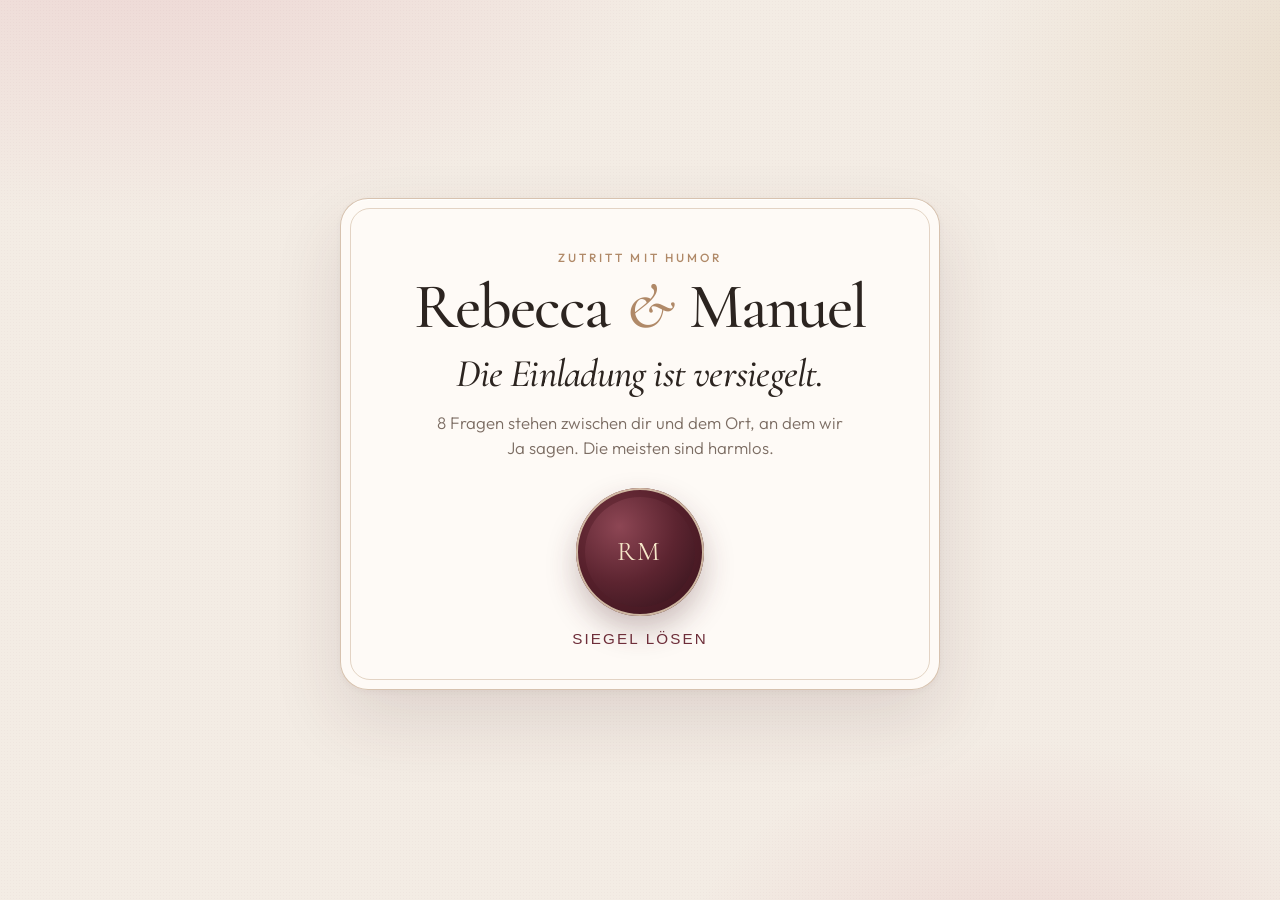
<file: index.html>
<!DOCTYPE html>
<html lang="de">
  <head>
    <meta charset="utf-8">
    <meta name="viewport" content="width=device-width, initial-scale=1">
    <meta name="theme-color" content="#f3ece4">
    <meta name="description" content="Rebecca und Manuel">
    <meta property="og:title" content="06 und 07.08">
    <meta property="og:description" content="Rebecca und Manuel">
    <meta property="og:type" content="website">
    <meta property="og:url" content="https://rebecca-und-manuel.com/">
    <title>06 und 07.08</title>
    <link rel="preconnect" href="https://fonts.googleapis.com">
    <link rel="preconnect" href="https://fonts.gstatic.com" crossorigin>
    <link href="https://fonts.googleapis.com/css2?family=Cormorant+Garamond:ital,wght@0,500;0,600;0,700;1,500;1,600&family=Outfit:wght@300;400;500;600&display=swap" rel="stylesheet">
    <link rel="stylesheet" href="styles.css?v=10">
  </head>
  <body>
    <div class="atmosphere" aria-hidden="true">
      <div class="petals">
        <span></span><span></span><span></span><span></span>
        <span></span><span></span><span></span><span></span>
      </div>
    </div>

    <main class="stage">
      <article class="card" id="card">
        <div class="card-frame" aria-hidden="true"></div>
        <div class="progress-wrap" id="progress" hidden>
          <p class="progress-label" id="progress-label">Frage 1 von 6</p>
          <div
            class="track"
            role="progressbar"
            aria-valuemin="1"
            aria-valuemax="7"
            aria-valuenow="1"
            aria-labelledby="progress-label"
          >
            <span id="progress-bar"></span>
          </div>
        </div>
        <div id="panel">
          <noscript>
            <style>.card { opacity: 1 !important; }</style>
            <h1>Die Einladung ist versiegelt.</h1>
            <p>Diese Seite braucht JavaScript, sonst bleibt das Siegel zu.</p>
          </noscript>
        </div>
      </article>
    </main>

    <div id="home" hidden></div>
    <canvas id="confetti" aria-hidden="true"></canvas>
    <script src="script.js?v=18"></script>
  </body>
</html>
</file>
<file: styles.css>
:root {
  color-scheme: light;
  --ink: #2c2420;
  --muted: #7c6d64;
  --wine: #6e2e3a;
  --wine-deep: #4c1e28;
  --blush: #e7c1c4;
  --rose: #c96b78;
  --gold: #b08968;
  --gold-soft: #e6d3b8;
  --cream: #fbf7f2;
  --paper: #f3ece4;
  --line: rgba(176, 137, 104, 0.5);
  --alert: #9f1239;
  --shadow: 0 30px 70px rgba(74, 30, 40, 0.12), 0 2px 8px rgba(74, 30, 40, 0.05);
  --serif: "Cormorant Garamond", Georgia, "Times New Roman", serif;
  --sans: "Outfit", "Avenir Next", "Segoe UI", sans-serif;
}

*,
*::before,
*::after {
  box-sizing: border-box;
}

html,
body {
  margin: 0;
  min-height: 100%;
}

body {
  font-family: var(--sans);
  font-weight: 400;
  font-size: 1.02rem;
  line-height: 1.5;
  color: var(--ink);
  background:
    radial-gradient(900px 520px at 12% -10%, rgba(231, 193, 196, 0.55), transparent 60%),
    radial-gradient(800px 480px at 110% 8%, rgba(212, 188, 150, 0.35), transparent 55%),
    radial-gradient(700px 500px at 80% 110%, rgba(201, 107, 120, 0.16), transparent 50%),
    var(--paper);
  -webkit-font-smoothing: antialiased;
  text-rendering: optimizeLegibility;
  transition: background 0.9s ease;
}

body.is-open {
  background:
    radial-gradient(900px 520px at 50% -20%, rgba(255, 236, 214, 0.95), transparent 62%),
    radial-gradient(720px 520px at 100% 100%, rgba(176, 90, 106, 0.28), transparent 55%),
    radial-gradient(640px 420px at 0% 90%, rgba(110, 46, 58, 0.18), transparent 52%),
    #f6e6df;
}

body::before {
  content: "";
  position: fixed;
  inset: 0;
  pointer-events: none;
  opacity: 0.35;
  background-image: radial-gradient(rgba(74, 30, 40, 0.08) 0.6px, transparent 0.6px);
  background-size: 3px 3px;
  mix-blend-mode: multiply;
}

::selection {
  background: #e7c1c4;
  color: var(--ink);
}

.atmosphere,
.petals {
  position: fixed;
  inset: 0;
  pointer-events: none;
  overflow: hidden;
}

.petals span {
  position: absolute;
  top: -12vh;
  width: 12px;
  height: 16px;
  border-radius: 70% 10% 70% 10%;
  background: radial-gradient(circle at 30% 30%, #f8e1e3, #d98992 70%);
  opacity: 0.55;
  animation: fall linear infinite;
}

.petals span:nth-child(1) { left: 6%; animation-duration: 18s; animation-delay: -4s; transform: scale(0.8); }
.petals span:nth-child(2) { left: 18%; animation-duration: 22s; animation-delay: -12s; width: 10px; height: 14px; }
.petals span:nth-child(3) { left: 34%; animation-duration: 16s; animation-delay: -7s; background: radial-gradient(circle at 30% 30%, #f3e6c8, #d4bc96); }
.petals span:nth-child(4) { left: 52%; animation-duration: 20s; animation-delay: -2s; }
.petals span:nth-child(5) { left: 66%; animation-duration: 24s; animation-delay: -15s; transform: scale(1.15); }
.petals span:nth-child(6) { left: 78%; animation-duration: 17s; animation-delay: -9s; background: radial-gradient(circle at 30% 30%, #f8e1e3, #c96b78); }
.petals span:nth-child(7) { left: 88%; animation-duration: 21s; animation-delay: -6s; }
.petals span:nth-child(8) { left: 42%; animation-duration: 26s; animation-delay: -18s; width: 8px; height: 11px; opacity: 0.4; }

@keyframes fall {
  0% { transform: translate3d(0, -12vh, 0) rotate(0deg); opacity: 0; }
  12% { opacity: 0.55; }
  100% { transform: translate3d(30px, 115vh, 0) rotate(240deg); opacity: 0.15; }
}

.stage {
  min-height: 100vh;
  min-height: 100dvh;
  display: grid;
  place-items: center;
  padding: 28px 16px 40px;
  position: relative;
  z-index: 1;
}

.card {
  position: relative;
  width: min(600px, 100%);
  padding: 42px 36px 32px;
  border-radius: 28px;
  background: rgba(255, 252, 248, 0.9);
  border: 1px solid var(--line);
  box-shadow: var(--shadow), inset 0 1px 0 rgba(255, 255, 255, 0.85);
  backdrop-filter: blur(8px);
  opacity: 0;
}

.card.is-ready {
  opacity: 1;
  animation: cardIn 0.85s ease both;
}

@keyframes cardIn {
  from { opacity: 0; transform: translateY(18px); }
  to { opacity: 1; transform: none; }
}

.card-frame {
  position: absolute;
  inset: 9px;
  border: 1px solid rgba(176, 137, 104, 0.35);
  border-radius: 20px;
  pointer-events: none;
  z-index: 0;
}

.progress-wrap,
#panel {
  position: relative;
  z-index: 1;
}

.progress-wrap {
  margin-bottom: 22px;
}

.progress-label {
  margin: 0 0 8px;
  font-size: 0.75rem;
  letter-spacing: 0.22em;
  text-transform: uppercase;
  color: var(--gold);
  font-weight: 500;
}

.track {
  height: 3px;
  border-radius: 99px;
  background: rgba(176, 137, 104, 0.25);
  overflow: hidden;
}

.track span {
  display: block;
  height: 100%;
  width: 0;
  border-radius: inherit;
  background: linear-gradient(90deg, var(--wine), var(--gold-soft));
  transition: width 0.5s cubic-bezier(0.2, 0.7, 0.2, 1);
}

#panel.is-leaving {
  opacity: 0;
  transform: translateY(-10px);
  transition: opacity 0.28s ease, transform 0.28s ease;
}

#panel.is-entering {
  animation: rise 0.5s ease;
}

@keyframes rise {
  from { opacity: 0; transform: translateY(14px); }
  to { opacity: 1; transform: none; }
}

.kicker {
  margin: 0 0 10px;
  font-size: 0.74rem;
  letter-spacing: 0.26em;
  text-transform: uppercase;
  color: var(--gold);
  font-weight: 500;
  text-align: center;
}

.intro {
  text-align: center;
  padding: 8px 8px 4px;
}

.intro-names,
.names,
.date-hero,
.dance-score,
.unit b,
.seal-mark {
  font-family: var(--serif);
}

.date-hero,
.dance-score,
.unit b {
  font-variant-numeric: lining-nums tabular-nums;
}

.intro-names {
  margin: 0;
  font-size: clamp(2.7rem, 7vw, 4rem);
  font-weight: 500;
  letter-spacing: -0.03em;
  line-height: 0.95;
}

.amp {
  font-style: italic;
  color: var(--gold);
  padding: 0 0.06em;
  font-weight: 500;
}

h1,
h2 {
  text-wrap: balance;
}

.intro h1,
.q-title {
  margin: 14px 0 0;
  font-family: var(--serif);
  font-weight: 500;
  font-size: clamp(1.85rem, 4.4vw, 2.45rem);
  line-height: 1.12;
  letter-spacing: -0.02em;
}

.intro h1 {
  font-style: italic;
  font-weight: 500;
}

.lede {
  margin: 14px auto 0;
  max-width: 38ch;
  color: var(--muted);
  font-weight: 300;
  font-size: 1.05rem;
}

.start {
  appearance: none;
  margin: 28px auto 6px;
  display: flex;
  flex-direction: column;
  align-items: center;
  gap: 14px;
  background: none;
  border: 0;
  cursor: pointer;
  color: inherit;
  padding: 0;
}

.seal-mark {
  width: 128px;
  height: 128px;
  border-radius: 50%;
  display: grid;
  place-items: center;
  color: #f6e7c9;
  letter-spacing: 0.08em;
  font-size: 1.7rem;
  background:
    radial-gradient(circle at 34% 30%, #8d4654, #5c2430 46%, #3d1720 78%);
  box-shadow:
    0 14px 30px rgba(74, 30, 40, 0.28),
    inset 0 0 0 2px rgba(230, 211, 184, 0.85),
    inset 0 0 0 9px rgba(80, 28, 38, 0.45);
  transition: transform 0.45s cubic-bezier(0.2, 0.8, 0.2, 1);
}

.start:hover .seal-mark,
.start:focus-visible .seal-mark {
  transform: rotate(-8deg) scale(1.05);
}

.start:active .seal-mark {
  transform: scale(0.98);
}

.start-label {
  font-size: 0.95rem;
  letter-spacing: 0.14em;
  text-transform: uppercase;
  font-weight: 500;
  color: var(--wine);
}

.hint {
  margin: 8px 0 0;
  color: var(--muted);
  font-size: 0.95rem;
  font-weight: 300;
}

.choices {
  display: grid;
  gap: 10px;
  margin-top: 20px;
}

.choice {
  position: relative;
  display: flex;
  align-items: center;
  min-height: 56px;
  padding: 14px 18px;
  border-radius: 16px;
  border: 1px solid rgba(110, 46, 58, 0.14);
  background: rgba(255, 255, 255, 0.72);
  cursor: pointer;
  transition: transform 0.2s ease, background 0.2s ease, border-color 0.2s ease, box-shadow 0.2s ease, color 0.2s ease;
}

.choice span {
  position: relative;
  z-index: 1;
  font-weight: 500;
}

.choice input {
  position: absolute;
  inset: 0;
  width: 100%;
  height: 100%;
  margin: 0;
  opacity: 0;
  cursor: pointer;
}

.choice:hover {
  border-color: rgba(176, 137, 104, 0.9);
  box-shadow: 0 10px 24px rgba(74, 30, 40, 0.08);
}

.choice.is-selected {
  background: var(--wine);
  color: var(--cream);
  border-color: var(--wine);
  box-shadow: 0 12px 26px rgba(110, 46, 58, 0.22);
}

.choice:focus-within {
  outline: 2px solid var(--gold);
  outline-offset: 3px;
}

.feedback {
  box-sizing: border-box;
  margin: 16px 0 0;
  min-height: 8.5rem;
  opacity: 0;
  transition: opacity 0.25s ease;
}

.feedback.is-on {
  opacity: 1;
  font-family: var(--serif);
  font-style: italic;
  font-size: 1.45rem;
  line-height: 1.25;
  color: var(--wine);
}

.feedback.is-pop {
  padding: 14px 16px;
  border-radius: 16px;
  background: linear-gradient(180deg, #f4fafb, #e5f3f4);
  border: 1px solid #c5dde2;
  color: #1d4c56;
  font-size: 1.28rem;
}

.feedback.is-alert {
  padding: 12px 14px;
  border-radius: 14px;
  background: #fff1f2;
  border: 1px solid #fecdd3;
  color: var(--alert);
  font-family: var(--sans);
  font-style: normal;
  font-weight: 600;
  font-size: 0.98rem;
  line-height: 1.45;
}

.feedback.is-medic,
.feedback.is-party {
  padding: 14px 16px;
  border-radius: 16px;
  background: linear-gradient(180deg, #fffaf3, #f8efe3);
  border: 1px solid #e6d3b8;
  color: var(--wine);
  font-size: 1.28rem;
}

.nav-song {
  display: grid;
  grid-template-columns: auto 1fr auto;
  align-items: center;
}

.feedback.is-shaking {
  animation: wobble 0.48s ease;
}

.feedback.is-popping {
  animation: pop 0.55s cubic-bezier(0.2, 0.8, 0.2, 1);
}

@keyframes wobble {
  0%, 100% { transform: translateX(0); }
  18% { transform: translateX(-7px) rotate(-0.4deg); }
  38% { transform: translateX(6px) rotate(0.4deg); }
  58% { transform: translateX(-4px); }
  78% { transform: translateX(3px); }
}

@keyframes pop {
  0% { opacity: 0; transform: translateY(10px) scale(0.94); }
  58% { opacity: 1; transform: translateY(-2px) scale(1.025); }
  100% { opacity: 1; transform: none; }
}

.field {
  display: block;
  margin-top: 18px;
}

.field input,
.field textarea,
.text-input {
  width: 100%;
  border: 1.5px solid rgba(110, 46, 58, 0.16);
  background: rgba(255, 255, 255, 0.86);
  border-radius: 16px;
  padding: 16px 16px;
  font: inherit;
  color: var(--ink);
  outline: none;
  transition: border-color 0.25s ease, background 0.25s ease, box-shadow 0.25s ease, color 0.25s ease;
  resize: vertical;
}

.text-input::placeholder {
  color: #b3a69d;
}

.text-input:focus {
  border-color: var(--gold);
  box-shadow: 0 0 0 4px rgba(176, 137, 104, 0.2);
}

.text-input.is-forbidden {
  border-color: #e11d48;
  background: #fff1f2;
  color: #9f1239;
  box-shadow: 0 0 0 4px rgba(225, 29, 72, 0.12);
}

.dance-score {
  margin: 18px 0 4px;
  text-align: center;
  font-size: clamp(3rem, 8vw, 4rem);
  font-weight: 500;
  line-height: 1;
  color: var(--wine);
  transition: color 0.25s ease, transform 0.25s ease;
}

.dance-score.is-hot {
  color: #c2410c;
  transform: scale(1.04);
}

.slider {
  -webkit-appearance: none;
  appearance: none;
  width: 100%;
  height: 28px;
  margin: 8px 0 0;
  background: transparent;
  cursor: pointer;
}

.slider:focus {
  outline: none;
}

.slider::-webkit-slider-runnable-track {
  height: 6px;
  border-radius: 99px;
  background: linear-gradient(to right, var(--wine) var(--p, 44%), #eadfd4 var(--p, 44%));
}

.slider::-webkit-slider-thumb {
  -webkit-appearance: none;
  appearance: none;
  width: 26px;
  height: 26px;
  margin-top: -10px;
  border-radius: 50%;
  background: #fff;
  border: 2px solid var(--wine);
  box-shadow: 0 4px 12px rgba(74, 30, 40, 0.18);
  transition: transform 0.15s ease;
}

.slider::-webkit-slider-thumb:active {
  transform: scale(1.12);
}

.slider:focus-visible::-webkit-slider-thumb {
  box-shadow: 0 0 0 5px rgba(176, 137, 104, 0.4);
}

.slider::-moz-range-track {
  height: 6px;
  border: 0;
  border-radius: 99px;
  background: #eadfd4;
}

.slider::-moz-range-progress {
  height: 6px;
  border-radius: 99px;
  background: var(--wine);
}

.slider::-moz-range-thumb {
  width: 26px;
  height: 26px;
  border-radius: 50%;
  background: #fff;
  border: 2px solid var(--wine);
}

.scale-ends {
  display: flex;
  justify-content: space-between;
  gap: 16px;
  margin-top: 4px;
  color: var(--muted);
  font-size: 0.8rem;
  line-height: 1.35;
}

.scale-ends span {
  flex: 1;
  max-width: 46%;
}

.scale-ends span:last-child {
  text-align: right;
}

.nav {
  display: flex;
  justify-content: space-between;
  align-items: center;
  gap: 12px;
  margin-top: 22px;
}

.btn,
.btn-ghost {
  appearance: none;
  border-radius: 999px;
  padding: 13px 22px;
  cursor: pointer;
  font-weight: 500;
  letter-spacing: 0.03em;
  transition: transform 0.2s ease, background 0.2s ease, box-shadow 0.2s ease, opacity 0.2s ease, color 0.2s ease;
}

.btn {
  border: 0;
  background: var(--wine);
  color: #fbf7f2;
  box-shadow: 0 10px 22px rgba(110, 46, 58, 0.2);
}

.btn:hover:not(:disabled) {
  transform: translateY(-2px);
  background: var(--wine-deep);
}

.btn:active:not(:disabled) {
  transform: translateY(0);
}

.btn:disabled {
  opacity: 0.38;
  cursor: not-allowed;
  box-shadow: none;
}

.btn-ghost {
  background: transparent;
  color: var(--muted);
  border: 1px solid transparent;
  padding-left: 8px;
}

.btn-ghost:hover {
  color: var(--wine);
}

.btn-download {
  display: flex;
  align-items: center;
  justify-content: center;
  gap: 10px;
  width: min(100%, 360px);
  margin: 8px auto 0;
  padding: 15px 22px;
  text-align: center;
}

.btn-download svg {
  flex: none;
}

.finale {
  text-align: center;
  padding-top: 6px;
}

.passed {
  margin: 0;
  font-family: var(--serif);
  font-size: clamp(1.9rem, 4.5vw, 2.55rem);
  font-weight: 500;
  line-height: 1.15;
  animation: rise 0.7s ease both;
}

.passed-sub {
  margin: 8px 0 0;
  font-family: var(--serif);
  font-style: italic;
  font-size: clamp(1.25rem, 3vw, 1.65rem);
  color: var(--wine);
  animation: rise 0.7s ease 0.12s both;
}

.names {
  margin: 26px 0 0;
  font-size: clamp(3.1rem, 8vw, 4.7rem);
  font-weight: 500;
  letter-spacing: -0.03em;
  line-height: 0.92;
  animation: rise 0.75s ease 0.22s both;
}

.rule {
  display: flex;
  align-items: center;
  gap: 12px;
  width: min(180px, 46%);
  margin: 18px auto;
  animation: rise 0.7s ease 0.3s both;
}

.rule::before,
.rule::after {
  content: "";
  height: 1px;
  flex: 1;
  background: linear-gradient(90deg, transparent, var(--gold), transparent);
}

.rule span {
  width: 6px;
  height: 6px;
  background: var(--gold);
  transform: rotate(45deg);
}

.date-hero {
  margin: 0;
  font-size: clamp(2rem, 5.4vw, 3.1rem);
  font-weight: 600;
  letter-spacing: 0.12em;
  animation: rise 0.75s ease 0.36s both;
}

.date-long,
.place,
.when-label {
  animation: rise 0.7s ease 0.44s both;
}

.date-long {
  margin: 6px 0 0;
  color: var(--muted);
  font-size: 0.92rem;
  letter-spacing: 0.04em;
}

.place {
  margin: 12px 0 0;
  font-size: 1.08rem;
}

.place a {
  color: inherit;
  text-decoration: none;
  border-bottom: 1px solid rgba(176, 137, 104, 0.8);
  transition: color 0.2s ease, border-color 0.2s ease;
}

.place a:hover {
  color: var(--wine);
  border-bottom-color: var(--wine);
}

.time-note {
  margin: 6px 0 0;
  color: var(--muted);
  font-size: 0.86rem;
  font-weight: 300;
}

.when-label {
  margin: 26px 0 10px;
  font-size: 0.74rem;
  letter-spacing: 0.24em;
  text-transform: uppercase;
  color: var(--gold);
}

.countdown {
  display: grid;
  grid-template-columns: repeat(4, 1fr);
  gap: 8px;
  animation: rise 0.75s ease 0.52s both;
}

.unit {
  padding: 12px 4px 10px;
  border-radius: 16px;
  background: rgba(255, 255, 255, 0.7);
  border: 1px solid rgba(176, 137, 104, 0.35);
}

.unit b {
  display: block;
  font-size: clamp(1.7rem, 4vw, 2.5rem);
  font-weight: 500;
  line-height: 1;
  font-variant-numeric: tabular-nums;
}

.unit span {
  display: block;
  margin-top: 4px;
  font-size: 0.68rem;
  letter-spacing: 0.14em;
  text-transform: uppercase;
  color: var(--muted);
}

.notes {
  margin: 22px 0 18px;
  padding: 4px 8px 0;
  text-align: left;
  animation: rise 0.7s ease 0.6s both;
}

.notes ul {
  list-style: none;
  margin: 0;
  padding: 12px 0 0;
  border-top: 1px solid rgba(176, 137, 104, 0.35);
}

.notes li {
  margin: 0 0 8px;
  color: var(--muted);
  font-size: 0.95rem;
  overflow-wrap: anywhere;
}

.notes li::before {
  content: "✦";
  color: var(--gold);
  font-size: 0.72rem;
  margin-right: 8px;
}

.finale .btn-download,
.replay {
  animation: rise 0.7s ease 0.68s both;
}

.replay {
  display: block;
  width: fit-content;
  margin: 18px auto 0;
  background: none;
  border: 0;
  color: var(--muted);
  cursor: pointer;
  font: inherit;
  font-size: 0.9rem;
  text-decoration: underline;
  text-underline-offset: 3px;
  transition: color 0.2s ease;
}

.replay:hover {
  color: var(--wine);
}

#confetti {
  position: fixed;
  inset: 0;
  width: 100%;
  height: 100%;
  pointer-events: none;
  z-index: 5;
}

button:focus-visible,
a:focus-visible,
.text-input:focus-visible {
  outline: 2px solid var(--gold);
  outline-offset: 3px;
}

h1:focus,
h2:focus {
  outline: none;
}

.kids-field[hidden] {
  display: none;
}

.guest-list h1 {
  margin: 0;
  font-family: var(--serif);
  font-weight: 500;
  font-size: clamp(2.2rem, 6vw, 3.2rem);
  text-align: center;
}

.guest-stats {
  display: grid;
  grid-template-columns: 1fr 1fr;
  gap: 10px;
  margin: 22px 0 8px;
}

.stat {
  padding: 16px 8px 12px;
  border-radius: 16px;
  border: 1px solid rgba(176, 137, 104, 0.35);
  background: rgba(255, 255, 255, 0.72);
  text-align: center;
}

.stat b {
  display: block;
  font-family: var(--serif);
  font-size: clamp(2.2rem, 6vw, 3rem);
  font-weight: 500;
  line-height: 1;
  font-variant-numeric: lining-nums tabular-nums;
}

.stat span {
  display: block;
  margin-top: 6px;
  font-size: 0.72rem;
  letter-spacing: 0.16em;
  text-transform: uppercase;
  color: var(--muted);
}

.guest-rows {
  list-style: none;
  margin: 18px 0 0;
  padding: 0;
}

.guest-row {
  padding: 12px 2px;
  border-top: 1px solid rgba(176, 137, 104, 0.28);
}

.guest-row strong {
  display: block;
  font-weight: 500;
}

.guest-row span {
  display: block;
  color: var(--muted);
  font-size: 0.92rem;
}

.list-note {
  margin: 16px 0 0;
  color: var(--muted);
  font-size: 0.86rem;
  text-align: center;
}

.list-actions {
  display: flex;
  flex-wrap: wrap;
  gap: 12px;
  justify-content: center;
  align-items: center;
  margin-top: 18px;
}

.list-back {
  text-decoration: none;
  text-align: center;
}

@media (max-width: 640px) {
  .card {
    padding: 32px 18px 24px;
    border-radius: 22px;
  }

  .card-frame {
    inset: 6px;
    border-radius: 16px;
  }

  .countdown {
    gap: 6px;
  }

  .nav,
  .nav-song {
    display: flex;
    flex-direction: column-reverse;
    align-items: stretch;
  }

  .btn,
  .btn-ghost {
    width: 100%;
    text-align: center;
  }
}

@media (max-width: 380px) {
  .countdown {
    grid-template-columns: repeat(2, 1fr);
  }
}

body.is-home {
  background: #f6f5f3;
  color: #161616;
}

body.is-home::before {
  opacity: 0.12;
}

body.is-home .atmosphere,
body.is-home .stage {
  display: none;
}

#home[hidden] {
  display: none;
}

.home {
  position: relative;
  z-index: 2;
}

.top {
  position: sticky;
  top: 0;
  z-index: 4;
  display: flex;
  align-items: center;
  justify-content: space-between;
  gap: 24px;
  padding: 22px 7vw;
  background: #f6f5f3;
}

.brand,
.top nav a {
  font-family: "Outfit", sans-serif;
  font-size: 0.72rem;
  letter-spacing: 0.22em;
  text-transform: uppercase;
  text-decoration: none;
  color: #161616;
}

.top nav {
  display: flex;
  gap: 22px;
}

.hero,
.essay,
.chapter,
.home-foot {
  padding: 0 7vw;
}

.hero {
  padding-top: 8vh;
  padding-bottom: 10vh;
  text-align: center;
}

.eyebrow {
  font-family: "Outfit", sans-serif;
  font-size: 0.72rem;
  letter-spacing: 0.28em;
  text-transform: uppercase;
  color: #8a847c;
}

.home-title {
  margin: 18px 0 36px;
  font-weight: 500;
  font-size: clamp(4.4rem, 13vw, 9.4rem);
  line-height: 0.84;
  letter-spacing: -0.03em;
}

.home-title .amp {
  display: block;
  margin: 0.08em 0;
  font-style: italic;
  font-weight: 400;
  font-size: 0.42em;
  letter-spacing: 0;
}

.shot {
  position: relative;
  margin: 0;
}

.shot-media {
  position: relative;
  overflow: hidden;
  background: #eceae6;
  aspect-ratio: 4 / 5;
}

.shot img,
.ph {
  position: absolute;
  inset: 0;
  width: 100%;
  height: 100%;
}

.shot img {
  object-fit: cover;
  opacity: 0;
}

.shot.is-filled img {
  opacity: 1;
}

.hero-shot.is-filled img {
  animation: drift 28s ease-in-out infinite alternate;
}

.shot.is-empty img {
  display: none;
}

.ph {
  display: none;
  place-items: center;
  align-content: center;
  text-align: center;
  color: #8a847c;
}

.shot.is-empty .ph {
  display: grid;
}

.ph span,
.ph small {
  font-family: "Outfit", sans-serif;
  letter-spacing: 0.18em;
  text-transform: uppercase;
  font-size: 0.68rem;
}

.ph strong {
  font-family: "Cormorant Garamond", serif;
  font-size: 2.4rem;
  font-weight: 500;
  color: #161616;
}

.shot figcaption {
  margin-top: 12px;
  font-family: "Outfit", sans-serif;
  font-size: 0.72rem;
  letter-spacing: 0.16em;
  text-transform: uppercase;
  color: #8a847c;
}

.hero-shot {
  max-width: 760px;
  margin: 0 auto 48px;
}

.hero-shot .shot-media {
  aspect-ratio: 3 / 4;
  min-height: 0;
}

.hero-date {
  margin: 0;
  font-size: clamp(2.4rem, 5vw, 4rem);
  letter-spacing: 0.08em;
  font-variant-numeric: lining-nums;
}

.hero-long,
.hero-place {
  margin: 8px 0 0;
  font-family: "Outfit", sans-serif;
  letter-spacing: 0.08em;
}

.hero-place a {
  color: inherit;
}

.home .countdown {
  max-width: 560px;
  margin: 28px auto 0;
}

.home .unit {
  background: transparent;
  border-color: #e4e1dc;
}

.home .btn-download {
  width: auto;
  margin: 28px auto 0;
  background: #161616;
  color: #f6f5f3;
}

.essay {
  display: grid;
  grid-template-columns: 1.1fr 0.9fr;
  gap: 28px 8vw;
  padding-bottom: 14vh;
}

.shot-b {
  margin-top: 18vh;
}

.shot-solo,
.shot-wide {
  grid-column: 1 / -1;
}

.shot-solo {
  width: min(46%, 520px);
  margin-top: 8vh;
}

.shot-solo.is-left {
  margin-left: 8%;
}

.shot-solo.is-right {
  margin-left: auto;
  margin-right: 12%;
}

.shot-wide {
  width: min(88%, 1040px);
  margin: 8vh auto 0;
}

.photo-note {
  grid-column: 1 / -1;
  margin: 8px 0 0;
  font-family: "Outfit", sans-serif;
  font-size: 0.82rem;
  color: #8a847c;
}

.chapter {
  max-width: 920px;
  margin: 0 auto;
  padding-top: 10vh;
  padding-bottom: 8vh;
}

.chapter h2 {
  margin: 8px 0 28px;
  font-size: clamp(3rem, 7vw, 5.4rem);
  font-weight: 500;
  line-height: 0.9;
}

.chapter-lead {
  margin: -12px 0 22px;
  font-family: "Outfit", sans-serif;
  color: #5c5854;
}

.place-list,
.line-list {
  display: grid;
}

.place-link {
  display: grid;
  grid-template-columns: 3rem 1fr auto;
  gap: 16px;
  align-items: baseline;
  padding: 18px 0;
  border-top: 1px solid #e4e1dc;
  color: inherit;
  text-decoration: none;
  transition: padding 0.35s ease;
}

.line-btn {
  display: block;
  width: 100%;
  padding: 16px 0;
  border: 0;
  border-top: 1px solid #e4e1dc;
  background: transparent;
  color: inherit;
  text-align: left;
  font-family: "Cormorant Garamond", serif;
  font-size: clamp(1.7rem, 3vw, 2.4rem);
  cursor: pointer;
  transition: padding 0.35s ease, background 0.35s ease, color 0.35s ease;
}

.place-list .place-link:last-child,
.line-list .line-btn:last-child {
  border-bottom: 1px solid #e4e1dc;
}

.place-link span,
.place-link em {
  font-family: "Outfit", sans-serif;
  font-style: normal;
  font-size: 0.78rem;
  letter-spacing: 0.14em;
  text-transform: uppercase;
  color: #8a847c;
}

.place-link strong {
  font-family: "Cormorant Garamond", serif;
  font-size: clamp(1.7rem, 3vw, 2.4rem);
  font-weight: 500;
}

.place-link:hover,
.line-btn:hover {
  padding-left: 12px;
}

.line-btn.is-on {
  background: #161616;
  color: #f6f5f3;
  padding-left: 16px;
  padding-right: 16px;
}

.home-field {
  display: grid;
  gap: 8px;
  margin: 0 0 22px;
  font-family: "Outfit", sans-serif;
  font-size: 0.72rem;
  letter-spacing: 0.16em;
  text-transform: uppercase;
  color: #8a847c;
}

.home-field[hidden],
#saved[hidden] {
  display: none;
}

.home .text-input {
  border: 0;
  border-bottom: 1px solid #161616;
  background: transparent;
  color: #161616;
  border-radius: 0;
  padding-left: 0;
  text-transform: none;
  letter-spacing: 0;
  font-family: "Cormorant Garamond", serif;
  font-size: 2rem;
}

.saved {
  min-height: 1.4em;
  font-family: "Outfit", sans-serif;
  letter-spacing: 0.16em;
  text-transform: uppercase;
  font-size: 0.72rem;
  color: #8a847c;
  opacity: 0;
}

.saved.is-on {
  animation: fade-up 0.7s ease;
}

.home-foot {
  padding-bottom: 10vh;
  text-align: center;
}

.reveal,
.chapter,
.reveal.is-in,
.chapter.is-in,
.hero-shot.reveal {
  opacity: 1;
  transform: none;
}

@keyframes drift {
  from { transform: scale(1); }
  to { transform: scale(1.06); }
}

@media (max-width: 720px) {
  .top {
    align-items: flex-start;
    flex-direction: column;
    gap: 12px;
  }

  .essay {
    grid-template-columns: 1fr;
  }

  .shot-b,
  .shot-solo,
  .shot-wide {
    margin: 0;
    width: auto;
  }

  .place-link {
    grid-template-columns: 2.4rem 1fr;
  }

  .place-link em {
    grid-column: 2;
  }
}

body.is-card {
  background: #3c1c26;
  color: #f6f1e8;
}

body.is-card::before {
  opacity: 0;
}

.unveil {
  position: fixed;
  inset: 0;
  z-index: 20;
  display: grid;
  justify-items: center;
  align-content: center;
  gap: 22px;
  padding: 6vh 6vw;
  background: #3c1c26;
  overflow: auto;
}

.unveil-card {
  position: relative;
  margin: 0;
}

.unveil.is-entering .unveil-card {
  animation: unveil-card 1.5s ease both;
}

.unveil-card img {
  display: block;
  width: auto;
  height: auto;
  max-width: min(88vw, 440px);
  max-height: 70vh;
  box-shadow: 0 18px 50px rgba(0, 0, 0, 0.18);
}

.unveil-line {
  position: relative;
  margin: 8px 0 0;
  color: #e6d3b8;
  font-family: "Outfit", sans-serif;
  font-size: 0.72rem;
  letter-spacing: 0.28em;
  text-transform: uppercase;
}

.unveil.is-entering .unveil-line {
  animation: unveil-rise 1s ease 0.45s both;
}

.unveil .btn-download {
  width: auto;
  margin: 0;
  background: transparent;
  color: #f6f1e8;
  border: 1px solid rgba(230, 211, 184, 0.45);
  box-shadow: none;
}

.unveil .btn-download:hover {
  background: #f6f1e8;
  color: #3c1c26;
  transform: none;
}

.unveil .replay {
  margin-top: 2px;
  color: rgba(246, 241, 232, 0.72);
  animation: none;
}

.unveil .replay:hover {
  color: #f6f1e8;
}

.unveil.is-entering .btn-download,
.unveil.is-entering .replay {
  animation: unveil-rise 1s ease 0.7s both;
}

.unveil.is-leaving {
  animation: unveil-out 0.6s ease forwards;
}

.unveil.is-shown .unveil-card,
.unveil.is-shown .unveil-line,
.unveil.is-shown .btn-download,
.unveil.is-shown .replay {
  opacity: 1;
  transform: none;
  animation: none;
}

@keyframes unveil-card {
  from { opacity: 0; transform: translateY(18px); }
  to { opacity: 1; transform: none; }
}

@keyframes unveil-rise {
  from { opacity: 0; transform: translateY(8px); }
  to { opacity: 1; transform: none; }
}

@keyframes unveil-out {
  to { opacity: 0; }
}

@media (prefers-reduced-motion: reduce) {
  *,
  *::before,
  *::after {
    animation: none !important;
    transition: none !important;
  }

  .petals {
    display: none;
  }

  .unveil-card,
  .unveil-line,
  .unveil .btn-download,
  .unveil .replay {
    opacity: 1 !important;
    transform: none !important;
  }
}

@media print {
  body {
    background: white;
  }

  .atmosphere,
  #confetti,
  .replay,
  .progress-wrap,
  .btn-download {
    display: none !important;
  }

  .card {
    box-shadow: none;
    opacity: 1;
  }
}
</file>
<file: 07.08/styles.css>
:root {
  color-scheme: light;
  --ink: #2c2420;
  --muted: #7c6d64;
  --wine: #6e2e3a;
  --wine-deep: #4c1e28;
  --blush: #e7c1c4;
  --rose: #c96b78;
  --gold: #b08968;
  --gold-soft: #e6d3b8;
  --cream: #fbf7f2;
  --paper: #f3ece4;
  --line: rgba(176, 137, 104, 0.5);
  --alert: #9f1239;
  --shadow: 0 30px 70px rgba(74, 30, 40, 0.12), 0 2px 8px rgba(74, 30, 40, 0.05);
  --serif: "Cormorant Garamond", Georgia, "Times New Roman", serif;
  --sans: "Outfit", "Avenir Next", "Segoe UI", sans-serif;
}

*,
*::before,
*::after {
  box-sizing: border-box;
}

html,
body {
  margin: 0;
  min-height: 100%;
}

body {
  font-family: var(--sans);
  font-weight: 400;
  font-size: 1.02rem;
  line-height: 1.5;
  color: var(--ink);
  background:
    radial-gradient(900px 520px at 12% -10%, rgba(231, 193, 196, 0.55), transparent 60%),
    radial-gradient(800px 480px at 110% 8%, rgba(212, 188, 150, 0.35), transparent 55%),
    radial-gradient(700px 500px at 80% 110%, rgba(201, 107, 120, 0.16), transparent 50%),
    var(--paper);
  -webkit-font-smoothing: antialiased;
  text-rendering: optimizeLegibility;
  transition: background 0.9s ease;
}

body.is-open {
  background:
    radial-gradient(900px 520px at 50% -20%, rgba(255, 236, 214, 0.95), transparent 62%),
    radial-gradient(720px 520px at 100% 100%, rgba(176, 90, 106, 0.28), transparent 55%),
    radial-gradient(640px 420px at 0% 90%, rgba(110, 46, 58, 0.18), transparent 52%),
    #f6e6df;
}

body::before {
  content: "";
  position: fixed;
  inset: 0;
  pointer-events: none;
  opacity: 0.35;
  background-image: radial-gradient(rgba(74, 30, 40, 0.08) 0.6px, transparent 0.6px);
  background-size: 3px 3px;
  mix-blend-mode: multiply;
}

::selection {
  background: #e7c1c4;
  color: var(--ink);
}

.atmosphere,
.petals {
  position: fixed;
  inset: 0;
  pointer-events: none;
  overflow: hidden;
}

.petals span {
  position: absolute;
  top: -12vh;
  width: 12px;
  height: 16px;
  border-radius: 70% 10% 70% 10%;
  background: radial-gradient(circle at 30% 30%, #f8e1e3, #d98992 70%);
  opacity: 0.55;
  animation: fall linear infinite;
}

.petals span:nth-child(1) { left: 6%; animation-duration: 18s; animation-delay: -4s; transform: scale(0.8); }
.petals span:nth-child(2) { left: 18%; animation-duration: 22s; animation-delay: -12s; width: 10px; height: 14px; }
.petals span:nth-child(3) { left: 34%; animation-duration: 16s; animation-delay: -7s; background: radial-gradient(circle at 30% 30%, #f3e6c8, #d4bc96); }
.petals span:nth-child(4) { left: 52%; animation-duration: 20s; animation-delay: -2s; }
.petals span:nth-child(5) { left: 66%; animation-duration: 24s; animation-delay: -15s; transform: scale(1.15); }
.petals span:nth-child(6) { left: 78%; animation-duration: 17s; animation-delay: -9s; background: radial-gradient(circle at 30% 30%, #f8e1e3, #c96b78); }
.petals span:nth-child(7) { left: 88%; animation-duration: 21s; animation-delay: -6s; }
.petals span:nth-child(8) { left: 42%; animation-duration: 26s; animation-delay: -18s; width: 8px; height: 11px; opacity: 0.4; }

@keyframes fall {
  0% { transform: translate3d(0, -12vh, 0) rotate(0deg); opacity: 0; }
  12% { opacity: 0.55; }
  100% { transform: translate3d(30px, 115vh, 0) rotate(240deg); opacity: 0.15; }
}

.stage {
  min-height: 100vh;
  min-height: 100dvh;
  display: grid;
  place-items: center;
  padding: 28px 16px 40px;
  position: relative;
  z-index: 1;
}

.card {
  position: relative;
  width: min(600px, 100%);
  padding: 42px 36px 32px;
  border-radius: 28px;
  background: rgba(255, 252, 248, 0.9);
  border: 1px solid var(--line);
  box-shadow: var(--shadow), inset 0 1px 0 rgba(255, 255, 255, 0.85);
  backdrop-filter: blur(8px);
  opacity: 0;
}

.card.is-ready {
  opacity: 1;
  animation: cardIn 0.85s ease both;
}

@keyframes cardIn {
  from { opacity: 0; transform: translateY(18px); }
  to { opacity: 1; transform: none; }
}

.card-frame {
  position: absolute;
  inset: 9px;
  border: 1px solid rgba(176, 137, 104, 0.35);
  border-radius: 20px;
  pointer-events: none;
  z-index: 0;
}

.progress-wrap,
#panel {
  position: relative;
  z-index: 1;
}

.progress-wrap {
  margin-bottom: 22px;
}

.progress-label {
  margin: 0 0 8px;
  font-size: 0.75rem;
  letter-spacing: 0.22em;
  text-transform: uppercase;
  color: var(--gold);
  font-weight: 500;
}

.track {
  height: 3px;
  border-radius: 99px;
  background: rgba(176, 137, 104, 0.25);
  overflow: hidden;
}

.track span {
  display: block;
  height: 100%;
  width: 0;
  border-radius: inherit;
  background: linear-gradient(90deg, var(--wine), var(--gold-soft));
  transition: width 0.5s cubic-bezier(0.2, 0.7, 0.2, 1);
}

#panel.is-leaving {
  opacity: 0;
  transform: translateY(-10px);
  transition: opacity 0.28s ease, transform 0.28s ease;
}

#panel.is-entering {
  animation: rise 0.5s ease;
}

@keyframes rise {
  from { opacity: 0; transform: translateY(14px); }
  to { opacity: 1; transform: none; }
}

.kicker {
  margin: 0 0 10px;
  font-size: 0.74rem;
  letter-spacing: 0.26em;
  text-transform: uppercase;
  color: var(--gold);
  font-weight: 500;
  text-align: center;
}

.intro {
  text-align: center;
  padding: 8px 8px 4px;
}

.intro-names,
.names,
.date-hero,
.dance-score,
.unit b,
.seal-mark {
  font-family: var(--serif);
}

.date-hero,
.dance-score,
.unit b {
  font-variant-numeric: lining-nums tabular-nums;
}

.intro-names {
  margin: 0;
  font-size: clamp(2.7rem, 7vw, 4rem);
  font-weight: 500;
  letter-spacing: -0.03em;
  line-height: 0.95;
}

.amp {
  font-style: italic;
  color: var(--gold);
  padding: 0 0.06em;
  font-weight: 500;
}

h1,
h2 {
  text-wrap: balance;
}

.intro h1,
.q-title {
  margin: 14px 0 0;
  font-family: var(--serif);
  font-weight: 500;
  font-size: clamp(1.85rem, 4.4vw, 2.45rem);
  line-height: 1.12;
  letter-spacing: -0.02em;
}

.intro h1 {
  font-style: italic;
  font-weight: 500;
}

.lede {
  margin: 14px auto 0;
  max-width: 38ch;
  color: var(--muted);
  font-weight: 300;
  font-size: 1.05rem;
}

.start {
  appearance: none;
  margin: 28px auto 6px;
  display: flex;
  flex-direction: column;
  align-items: center;
  gap: 14px;
  background: none;
  border: 0;
  cursor: pointer;
  color: inherit;
  padding: 0;
}

.seal-mark {
  width: 128px;
  height: 128px;
  border-radius: 50%;
  display: grid;
  place-items: center;
  color: #f6e7c9;
  letter-spacing: 0.08em;
  font-size: 1.7rem;
  background:
    radial-gradient(circle at 34% 30%, #8d4654, #5c2430 46%, #3d1720 78%);
  box-shadow:
    0 14px 30px rgba(74, 30, 40, 0.28),
    inset 0 0 0 2px rgba(230, 211, 184, 0.85),
    inset 0 0 0 9px rgba(80, 28, 38, 0.45);
  transition: transform 0.45s cubic-bezier(0.2, 0.8, 0.2, 1);
}

.start:hover .seal-mark,
.start:focus-visible .seal-mark {
  transform: rotate(-8deg) scale(1.05);
}

.start:active .seal-mark {
  transform: scale(0.98);
}

.start-label {
  font-size: 0.95rem;
  letter-spacing: 0.14em;
  text-transform: uppercase;
  font-weight: 500;
  color: var(--wine);
}

.hint {
  margin: 8px 0 0;
  color: var(--muted);
  font-size: 0.95rem;
  font-weight: 300;
}

.choices {
  display: grid;
  gap: 10px;
  margin-top: 20px;
}

.choice {
  position: relative;
  display: flex;
  align-items: center;
  min-height: 56px;
  padding: 14px 18px;
  border-radius: 16px;
  border: 1px solid rgba(110, 46, 58, 0.14);
  background: rgba(255, 255, 255, 0.72);
  cursor: pointer;
  transition: transform 0.2s ease, background 0.2s ease, border-color 0.2s ease, box-shadow 0.2s ease, color 0.2s ease;
}

.choice span {
  position: relative;
  z-index: 1;
  font-weight: 500;
}

.choice input {
  position: absolute;
  inset: 0;
  width: 100%;
  height: 100%;
  margin: 0;
  opacity: 0;
  cursor: pointer;
}

.choice:hover {
  border-color: rgba(176, 137, 104, 0.9);
  box-shadow: 0 10px 24px rgba(74, 30, 40, 0.08);
}

.choice.is-selected {
  background: var(--wine);
  color: var(--cream);
  border-color: var(--wine);
  box-shadow: 0 12px 26px rgba(110, 46, 58, 0.22);
}

.choice:focus-within {
  outline: 2px solid var(--gold);
  outline-offset: 3px;
}

.feedback {
  box-sizing: border-box;
  margin: 16px 0 0;
  min-height: 8.5rem;
  opacity: 0;
  transition: opacity 0.25s ease;
}

.feedback.is-on {
  opacity: 1;
  font-family: var(--serif);
  font-style: italic;
  font-size: 1.45rem;
  line-height: 1.25;
  color: var(--wine);
}

.feedback.is-pop {
  padding: 14px 16px;
  border-radius: 16px;
  background: linear-gradient(180deg, #f4fafb, #e5f3f4);
  border: 1px solid #c5dde2;
  color: #1d4c56;
  font-size: 1.28rem;
}

.feedback.is-alert {
  padding: 12px 14px;
  border-radius: 14px;
  background: #fff1f2;
  border: 1px solid #fecdd3;
  color: var(--alert);
  font-family: var(--sans);
  font-style: normal;
  font-weight: 600;
  font-size: 0.98rem;
  line-height: 1.45;
}

.feedback.is-medic,
.feedback.is-party {
  padding: 14px 16px;
  border-radius: 16px;
  background: linear-gradient(180deg, #fffaf3, #f8efe3);
  border: 1px solid #e6d3b8;
  color: var(--wine);
  font-size: 1.28rem;
}

.nav-song {
  display: grid;
  grid-template-columns: auto 1fr auto;
  align-items: center;
}

.feedback.is-shaking {
  animation: wobble 0.48s ease;
}

.feedback.is-popping {
  animation: pop 0.55s cubic-bezier(0.2, 0.8, 0.2, 1);
}

@keyframes wobble {
  0%, 100% { transform: translateX(0); }
  18% { transform: translateX(-7px) rotate(-0.4deg); }
  38% { transform: translateX(6px) rotate(0.4deg); }
  58% { transform: translateX(-4px); }
  78% { transform: translateX(3px); }
}

@keyframes pop {
  0% { opacity: 0; transform: translateY(10px) scale(0.94); }
  58% { opacity: 1; transform: translateY(-2px) scale(1.025); }
  100% { opacity: 1; transform: none; }
}

.field {
  display: block;
  margin-top: 18px;
}

.field input,
.field textarea,
.text-input {
  width: 100%;
  border: 1.5px solid rgba(110, 46, 58, 0.16);
  background: rgba(255, 255, 255, 0.86);
  border-radius: 16px;
  padding: 16px 16px;
  font: inherit;
  color: var(--ink);
  outline: none;
  transition: border-color 0.25s ease, background 0.25s ease, box-shadow 0.25s ease, color 0.25s ease;
  resize: vertical;
}

.text-input::placeholder {
  color: #b3a69d;
}

.text-input:focus {
  border-color: var(--gold);
  box-shadow: 0 0 0 4px rgba(176, 137, 104, 0.2);
}

.text-input.is-forbidden {
  border-color: #e11d48;
  background: #fff1f2;
  color: #9f1239;
  box-shadow: 0 0 0 4px rgba(225, 29, 72, 0.12);
}

.dance-score {
  margin: 18px 0 4px;
  text-align: center;
  font-size: clamp(3rem, 8vw, 4rem);
  font-weight: 500;
  line-height: 1;
  color: var(--wine);
  transition: color 0.25s ease, transform 0.25s ease;
}

.dance-score.is-hot {
  color: #c2410c;
  transform: scale(1.04);
}

.slider {
  -webkit-appearance: none;
  appearance: none;
  width: 100%;
  height: 28px;
  margin: 8px 0 0;
  background: transparent;
  cursor: pointer;
}

.slider:focus {
  outline: none;
}

.slider::-webkit-slider-runnable-track {
  height: 6px;
  border-radius: 99px;
  background: linear-gradient(to right, var(--wine) var(--p, 44%), #eadfd4 var(--p, 44%));
}

.slider::-webkit-slider-thumb {
  -webkit-appearance: none;
  appearance: none;
  width: 26px;
  height: 26px;
  margin-top: -10px;
  border-radius: 50%;
  background: #fff;
  border: 2px solid var(--wine);
  box-shadow: 0 4px 12px rgba(74, 30, 40, 0.18);
  transition: transform 0.15s ease;
}

.slider::-webkit-slider-thumb:active {
  transform: scale(1.12);
}

.slider:focus-visible::-webkit-slider-thumb {
  box-shadow: 0 0 0 5px rgba(176, 137, 104, 0.4);
}

.slider::-moz-range-track {
  height: 6px;
  border: 0;
  border-radius: 99px;
  background: #eadfd4;
}

.slider::-moz-range-progress {
  height: 6px;
  border-radius: 99px;
  background: var(--wine);
}

.slider::-moz-range-thumb {
  width: 26px;
  height: 26px;
  border-radius: 50%;
  background: #fff;
  border: 2px solid var(--wine);
}

.scale-ends {
  display: flex;
  justify-content: space-between;
  gap: 16px;
  margin-top: 4px;
  color: var(--muted);
  font-size: 0.8rem;
  line-height: 1.35;
}

.scale-ends span {
  flex: 1;
  max-width: 46%;
}

.scale-ends span:last-child {
  text-align: right;
}

.nav {
  display: flex;
  justify-content: space-between;
  align-items: center;
  gap: 12px;
  margin-top: 22px;
}

.btn,
.btn-ghost {
  appearance: none;
  border-radius: 999px;
  padding: 13px 22px;
  cursor: pointer;
  font-weight: 500;
  letter-spacing: 0.03em;
  transition: transform 0.2s ease, background 0.2s ease, box-shadow 0.2s ease, opacity 0.2s ease, color 0.2s ease;
}

.btn {
  border: 0;
  background: var(--wine);
  color: #fbf7f2;
  box-shadow: 0 10px 22px rgba(110, 46, 58, 0.2);
}

.btn:hover:not(:disabled) {
  transform: translateY(-2px);
  background: var(--wine-deep);
}

.btn:active:not(:disabled) {
  transform: translateY(0);
}

.btn:disabled {
  opacity: 0.38;
  cursor: not-allowed;
  box-shadow: none;
}

.btn-ghost {
  background: transparent;
  color: var(--muted);
  border: 1px solid transparent;
  padding-left: 8px;
}

.btn-ghost:hover {
  color: var(--wine);
}

.btn-download {
  display: flex;
  align-items: center;
  justify-content: center;
  gap: 10px;
  width: min(100%, 360px);
  margin: 8px auto 0;
  padding: 15px 22px;
  text-align: center;
}

.btn-download svg {
  flex: none;
}

.finale {
  text-align: center;
  padding-top: 6px;
}

.passed {
  margin: 0;
  font-family: var(--serif);
  font-size: clamp(1.9rem, 4.5vw, 2.55rem);
  font-weight: 500;
  line-height: 1.15;
  animation: rise 0.7s ease both;
}

.passed-sub {
  margin: 8px 0 0;
  font-family: var(--serif);
  font-style: italic;
  font-size: clamp(1.25rem, 3vw, 1.65rem);
  color: var(--wine);
  animation: rise 0.7s ease 0.12s both;
}

.names {
  margin: 26px 0 0;
  font-size: clamp(3.1rem, 8vw, 4.7rem);
  font-weight: 500;
  letter-spacing: -0.03em;
  line-height: 0.92;
  animation: rise 0.75s ease 0.22s both;
}

.rule {
  display: flex;
  align-items: center;
  gap: 12px;
  width: min(180px, 46%);
  margin: 18px auto;
  animation: rise 0.7s ease 0.3s both;
}

.rule::before,
.rule::after {
  content: "";
  height: 1px;
  flex: 1;
  background: linear-gradient(90deg, transparent, var(--gold), transparent);
}

.rule span {
  width: 6px;
  height: 6px;
  background: var(--gold);
  transform: rotate(45deg);
}

.date-hero {
  margin: 0;
  font-size: clamp(2rem, 5.4vw, 3.1rem);
  font-weight: 600;
  letter-spacing: 0.12em;
  animation: rise 0.75s ease 0.36s both;
}

.date-long,
.place,
.when-label {
  animation: rise 0.7s ease 0.44s both;
}

.date-long {
  margin: 6px 0 0;
  color: var(--muted);
  font-size: 0.92rem;
  letter-spacing: 0.04em;
}

.place {
  margin: 12px 0 0;
  font-size: 1.08rem;
}

.place a {
  color: inherit;
  text-decoration: none;
  border-bottom: 1px solid rgba(176, 137, 104, 0.8);
  transition: color 0.2s ease, border-color 0.2s ease;
}

.place a:hover {
  color: var(--wine);
  border-bottom-color: var(--wine);
}

.time-note {
  margin: 6px 0 0;
  color: var(--muted);
  font-size: 0.86rem;
  font-weight: 300;
}

.when-label {
  margin: 26px 0 10px;
  font-size: 0.74rem;
  letter-spacing: 0.24em;
  text-transform: uppercase;
  color: var(--gold);
}

.countdown {
  display: grid;
  grid-template-columns: repeat(4, 1fr);
  gap: 8px;
  animation: rise 0.75s ease 0.52s both;
}

.unit {
  padding: 12px 4px 10px;
  border-radius: 16px;
  background: rgba(255, 255, 255, 0.7);
  border: 1px solid rgba(176, 137, 104, 0.35);
}

.unit b {
  display: block;
  font-size: clamp(1.7rem, 4vw, 2.5rem);
  font-weight: 500;
  line-height: 1;
  font-variant-numeric: tabular-nums;
}

.unit span {
  display: block;
  margin-top: 4px;
  font-size: 0.68rem;
  letter-spacing: 0.14em;
  text-transform: uppercase;
  color: var(--muted);
}

.notes {
  margin: 22px 0 18px;
  padding: 4px 8px 0;
  text-align: left;
  animation: rise 0.7s ease 0.6s both;
}

.notes ul {
  list-style: none;
  margin: 0;
  padding: 12px 0 0;
  border-top: 1px solid rgba(176, 137, 104, 0.35);
}

.notes li {
  margin: 0 0 8px;
  color: var(--muted);
  font-size: 0.95rem;
  overflow-wrap: anywhere;
}

.notes li::before {
  content: "✦";
  color: var(--gold);
  font-size: 0.72rem;
  margin-right: 8px;
}

.finale .btn-download,
.replay {
  animation: rise 0.7s ease 0.68s both;
}

.replay {
  display: block;
  width: fit-content;
  margin: 18px auto 0;
  background: none;
  border: 0;
  color: var(--muted);
  cursor: pointer;
  font: inherit;
  font-size: 0.9rem;
  text-decoration: underline;
  text-underline-offset: 3px;
  transition: color 0.2s ease;
}

.replay:hover {
  color: var(--wine);
}

#confetti {
  position: fixed;
  inset: 0;
  width: 100%;
  height: 100%;
  pointer-events: none;
  z-index: 5;
}

button:focus-visible,
a:focus-visible,
.text-input:focus-visible {
  outline: 2px solid var(--gold);
  outline-offset: 3px;
}

h1:focus,
h2:focus {
  outline: none;
}

.kids-field[hidden] {
  display: none;
}

.guest-list h1 {
  margin: 0;
  font-family: var(--serif);
  font-weight: 500;
  font-size: clamp(2.2rem, 6vw, 3.2rem);
  text-align: center;
}

.guest-stats {
  display: grid;
  grid-template-columns: 1fr 1fr;
  gap: 10px;
  margin: 22px 0 8px;
}

.stat {
  padding: 16px 8px 12px;
  border-radius: 16px;
  border: 1px solid rgba(176, 137, 104, 0.35);
  background: rgba(255, 255, 255, 0.72);
  text-align: center;
}

.stat b {
  display: block;
  font-family: var(--serif);
  font-size: clamp(2.2rem, 6vw, 3rem);
  font-weight: 500;
  line-height: 1;
  font-variant-numeric: lining-nums tabular-nums;
}

.stat span {
  display: block;
  margin-top: 6px;
  font-size: 0.72rem;
  letter-spacing: 0.16em;
  text-transform: uppercase;
  color: var(--muted);
}

.guest-rows {
  list-style: none;
  margin: 18px 0 0;
  padding: 0;
}

.guest-row {
  padding: 12px 2px;
  border-top: 1px solid rgba(176, 137, 104, 0.28);
}

.guest-row strong {
  display: block;
  font-weight: 500;
}

.guest-row span {
  display: block;
  color: var(--muted);
  font-size: 0.92rem;
}

.list-note {
  margin: 16px 0 0;
  color: var(--muted);
  font-size: 0.86rem;
  text-align: center;
}

.list-actions {
  display: flex;
  flex-wrap: wrap;
  gap: 12px;
  justify-content: center;
  align-items: center;
  margin-top: 18px;
}

.list-back {
  text-decoration: none;
  text-align: center;
}

@media (max-width: 640px) {
  .card {
    padding: 32px 18px 24px;
    border-radius: 22px;
  }

  .card-frame {
    inset: 6px;
    border-radius: 16px;
  }

  .countdown {
    gap: 6px;
  }

  .nav,
  .nav-song {
    display: flex;
    flex-direction: column-reverse;
    align-items: stretch;
  }

  .btn,
  .btn-ghost {
    width: 100%;
    text-align: center;
  }
}

@media (max-width: 380px) {
  .countdown {
    grid-template-columns: repeat(2, 1fr);
  }
}

body.is-home {
  background: #f6f5f3;
  color: #161616;
}

body.is-home::before {
  opacity: 0.12;
}

body.is-home .atmosphere,
body.is-home .stage {
  display: none;
}

#home[hidden] {
  display: none;
}

.home {
  position: relative;
  z-index: 2;
}

.top {
  position: sticky;
  top: 0;
  z-index: 4;
  display: flex;
  align-items: center;
  justify-content: space-between;
  gap: 24px;
  padding: 22px 7vw;
  background: #f6f5f3;
}

.brand,
.top nav a {
  font-family: "Outfit", sans-serif;
  font-size: 0.72rem;
  letter-spacing: 0.22em;
  text-transform: uppercase;
  text-decoration: none;
  color: #161616;
}

.top nav {
  display: flex;
  gap: 22px;
}

.hero,
.essay,
.chapter,
.home-foot {
  padding: 0 7vw;
}

.hero {
  padding-top: 8vh;
  padding-bottom: 10vh;
  text-align: center;
}

.eyebrow {
  font-family: "Outfit", sans-serif;
  font-size: 0.72rem;
  letter-spacing: 0.28em;
  text-transform: uppercase;
  color: #8a847c;
}

.home-title {
  margin: 18px 0 36px;
  font-weight: 500;
  font-size: clamp(4.4rem, 13vw, 9.4rem);
  line-height: 0.84;
  letter-spacing: -0.03em;
}

.home-title .amp {
  display: block;
  margin: 0.08em 0;
  font-style: italic;
  font-weight: 400;
  font-size: 0.42em;
  letter-spacing: 0;
}

.shot {
  position: relative;
  margin: 0;
}

.shot-media {
  position: relative;
  overflow: hidden;
  background: #eceae6;
  aspect-ratio: 4 / 5;
}

.shot img,
.ph {
  position: absolute;
  inset: 0;
  width: 100%;
  height: 100%;
}

.shot img {
  object-fit: cover;
  opacity: 0;
}

.shot.is-filled img {
  opacity: 1;
}

.hero-shot.is-filled img {
  animation: drift 28s ease-in-out infinite alternate;
}

.shot.is-empty img {
  display: none;
}

.ph {
  display: none;
  place-items: center;
  align-content: center;
  text-align: center;
  color: #8a847c;
}

.shot.is-empty .ph {
  display: grid;
}

.ph span,
.ph small {
  font-family: "Outfit", sans-serif;
  letter-spacing: 0.18em;
  text-transform: uppercase;
  font-size: 0.68rem;
}

.ph strong {
  font-family: "Cormorant Garamond", serif;
  font-size: 2.4rem;
  font-weight: 500;
  color: #161616;
}

.shot figcaption {
  margin-top: 12px;
  font-family: "Outfit", sans-serif;
  font-size: 0.72rem;
  letter-spacing: 0.16em;
  text-transform: uppercase;
  color: #8a847c;
}

.hero-shot {
  max-width: 760px;
  margin: 0 auto 48px;
}

.hero-shot .shot-media {
  aspect-ratio: 3 / 4;
  min-height: 0;
}

.hero-date {
  margin: 0;
  font-size: clamp(2.4rem, 5vw, 4rem);
  letter-spacing: 0.08em;
  font-variant-numeric: lining-nums;
}

.hero-long,
.hero-place {
  margin: 8px 0 0;
  font-family: "Outfit", sans-serif;
  letter-spacing: 0.08em;
}

.hero-place a {
  color: inherit;
}

.home .countdown {
  max-width: 560px;
  margin: 28px auto 0;
}

.home .unit {
  background: transparent;
  border-color: #e4e1dc;
}

.home .btn-download {
  width: auto;
  margin: 28px auto 0;
  background: #161616;
  color: #f6f5f3;
}

.essay {
  display: grid;
  grid-template-columns: 1.1fr 0.9fr;
  gap: 28px 8vw;
  padding-bottom: 14vh;
}

.shot-b {
  margin-top: 18vh;
}

.shot-solo,
.shot-wide {
  grid-column: 1 / -1;
}

.shot-solo {
  width: min(46%, 520px);
  margin-top: 8vh;
}

.shot-solo.is-left {
  margin-left: 8%;
}

.shot-solo.is-right {
  margin-left: auto;
  margin-right: 12%;
}

.shot-wide {
  width: min(88%, 1040px);
  margin: 8vh auto 0;
}

.photo-note {
  grid-column: 1 / -1;
  margin: 8px 0 0;
  font-family: "Outfit", sans-serif;
  font-size: 0.82rem;
  color: #8a847c;
}

.chapter {
  max-width: 920px;
  margin: 0 auto;
  padding-top: 10vh;
  padding-bottom: 8vh;
}

.chapter h2 {
  margin: 8px 0 28px;
  font-size: clamp(3rem, 7vw, 5.4rem);
  font-weight: 500;
  line-height: 0.9;
}

.chapter-lead {
  margin: -12px 0 22px;
  font-family: "Outfit", sans-serif;
  color: #5c5854;
}

.place-list,
.line-list {
  display: grid;
}

.place-link {
  display: grid;
  grid-template-columns: 3rem 1fr auto;
  gap: 16px;
  align-items: baseline;
  padding: 18px 0;
  border-top: 1px solid #e4e1dc;
  color: inherit;
  text-decoration: none;
  transition: padding 0.35s ease;
}

.line-btn {
  display: block;
  width: 100%;
  padding: 16px 0;
  border: 0;
  border-top: 1px solid #e4e1dc;
  background: transparent;
  color: inherit;
  text-align: left;
  font-family: "Cormorant Garamond", serif;
  font-size: clamp(1.7rem, 3vw, 2.4rem);
  cursor: pointer;
  transition: padding 0.35s ease, background 0.35s ease, color 0.35s ease;
}

.place-list .place-link:last-child,
.line-list .line-btn:last-child {
  border-bottom: 1px solid #e4e1dc;
}

.place-link span,
.place-link em {
  font-family: "Outfit", sans-serif;
  font-style: normal;
  font-size: 0.78rem;
  letter-spacing: 0.14em;
  text-transform: uppercase;
  color: #8a847c;
}

.place-link strong {
  font-family: "Cormorant Garamond", serif;
  font-size: clamp(1.7rem, 3vw, 2.4rem);
  font-weight: 500;
}

.place-link:hover,
.line-btn:hover {
  padding-left: 12px;
}

.line-btn.is-on {
  background: #161616;
  color: #f6f5f3;
  padding-left: 16px;
  padding-right: 16px;
}

.home-field {
  display: grid;
  gap: 8px;
  margin: 0 0 22px;
  font-family: "Outfit", sans-serif;
  font-size: 0.72rem;
  letter-spacing: 0.16em;
  text-transform: uppercase;
  color: #8a847c;
}

.home-field[hidden],
#saved[hidden] {
  display: none;
}

.home .text-input {
  border: 0;
  border-bottom: 1px solid #161616;
  background: transparent;
  color: #161616;
  border-radius: 0;
  padding-left: 0;
  text-transform: none;
  letter-spacing: 0;
  font-family: "Cormorant Garamond", serif;
  font-size: 2rem;
}

.saved {
  min-height: 1.4em;
  font-family: "Outfit", sans-serif;
  letter-spacing: 0.16em;
  text-transform: uppercase;
  font-size: 0.72rem;
  color: #8a847c;
  opacity: 0;
}

.saved.is-on {
  animation: fade-up 0.7s ease;
}

.home-foot {
  padding-bottom: 10vh;
  text-align: center;
}

.reveal,
.chapter,
.reveal.is-in,
.chapter.is-in,
.hero-shot.reveal {
  opacity: 1;
  transform: none;
}

@keyframes drift {
  from { transform: scale(1); }
  to { transform: scale(1.06); }
}

@media (max-width: 720px) {
  .top {
    align-items: flex-start;
    flex-direction: column;
    gap: 12px;
  }

  .essay {
    grid-template-columns: 1fr;
  }

  .shot-b,
  .shot-solo,
  .shot-wide {
    margin: 0;
    width: auto;
  }

  .place-link {
    grid-template-columns: 2.4rem 1fr;
  }

  .place-link em {
    grid-column: 2;
  }
}

body.is-card {
  background: #3c1c26;
  color: #f6f1e8;
}

body.is-card::before {
  opacity: 0;
}

.unveil {
  position: fixed;
  inset: 0;
  z-index: 20;
  display: grid;
  justify-items: center;
  align-content: center;
  gap: 22px;
  padding: 6vh 6vw;
  background: #3c1c26;
  overflow: auto;
}

.unveil-card {
  position: relative;
  margin: 0;
}

.unveil.is-entering .unveil-card {
  animation: unveil-card 1.5s ease both;
}

.unveil-card img {
  display: block;
  width: auto;
  height: auto;
  max-width: min(88vw, 440px);
  max-height: 70vh;
  box-shadow: 0 18px 50px rgba(0, 0, 0, 0.18);
}

.unveil-line {
  position: relative;
  margin: 8px 0 0;
  color: #e6d3b8;
  font-family: "Outfit", sans-serif;
  font-size: 0.72rem;
  letter-spacing: 0.28em;
  text-transform: uppercase;
}

.unveil.is-entering .unveil-line {
  animation: unveil-rise 1s ease 0.45s both;
}

.unveil .btn-download {
  width: auto;
  margin: 0;
  background: transparent;
  color: #f6f1e8;
  border: 1px solid rgba(230, 211, 184, 0.45);
  box-shadow: none;
}

.unveil .btn-download:hover {
  background: #f6f1e8;
  color: #3c1c26;
  transform: none;
}

.unveil .replay {
  margin-top: 2px;
  color: rgba(246, 241, 232, 0.72);
  animation: none;
}

.unveil .replay:hover {
  color: #f6f1e8;
}

.unveil.is-entering .btn-download,
.unveil.is-entering .replay {
  animation: unveil-rise 1s ease 0.7s both;
}

.unveil.is-leaving {
  animation: unveil-out 0.6s ease forwards;
}

.unveil.is-shown .unveil-card,
.unveil.is-shown .unveil-line,
.unveil.is-shown .btn-download,
.unveil.is-shown .replay {
  opacity: 1;
  transform: none;
  animation: none;
}

@keyframes unveil-card {
  from { opacity: 0; transform: translateY(18px); }
  to { opacity: 1; transform: none; }
}

@keyframes unveil-rise {
  from { opacity: 0; transform: translateY(8px); }
  to { opacity: 1; transform: none; }
}

@keyframes unveil-out {
  to { opacity: 0; }
}

@media (prefers-reduced-motion: reduce) {
  *,
  *::before,
  *::after {
    animation: none !important;
    transition: none !important;
  }

  .petals {
    display: none;
  }

  .unveil-card,
  .unveil-line,
  .unveil .btn-download,
  .unveil .replay {
    opacity: 1 !important;
    transform: none !important;
  }
}

@media print {
  body {
    background: white;
  }

  .atmosphere,
  #confetti,
  .replay,
  .progress-wrap,
  .btn-download {
    display: none !important;
  }

  .card {
    box-shadow: none;
    opacity: 1;
  }
}
</file>
